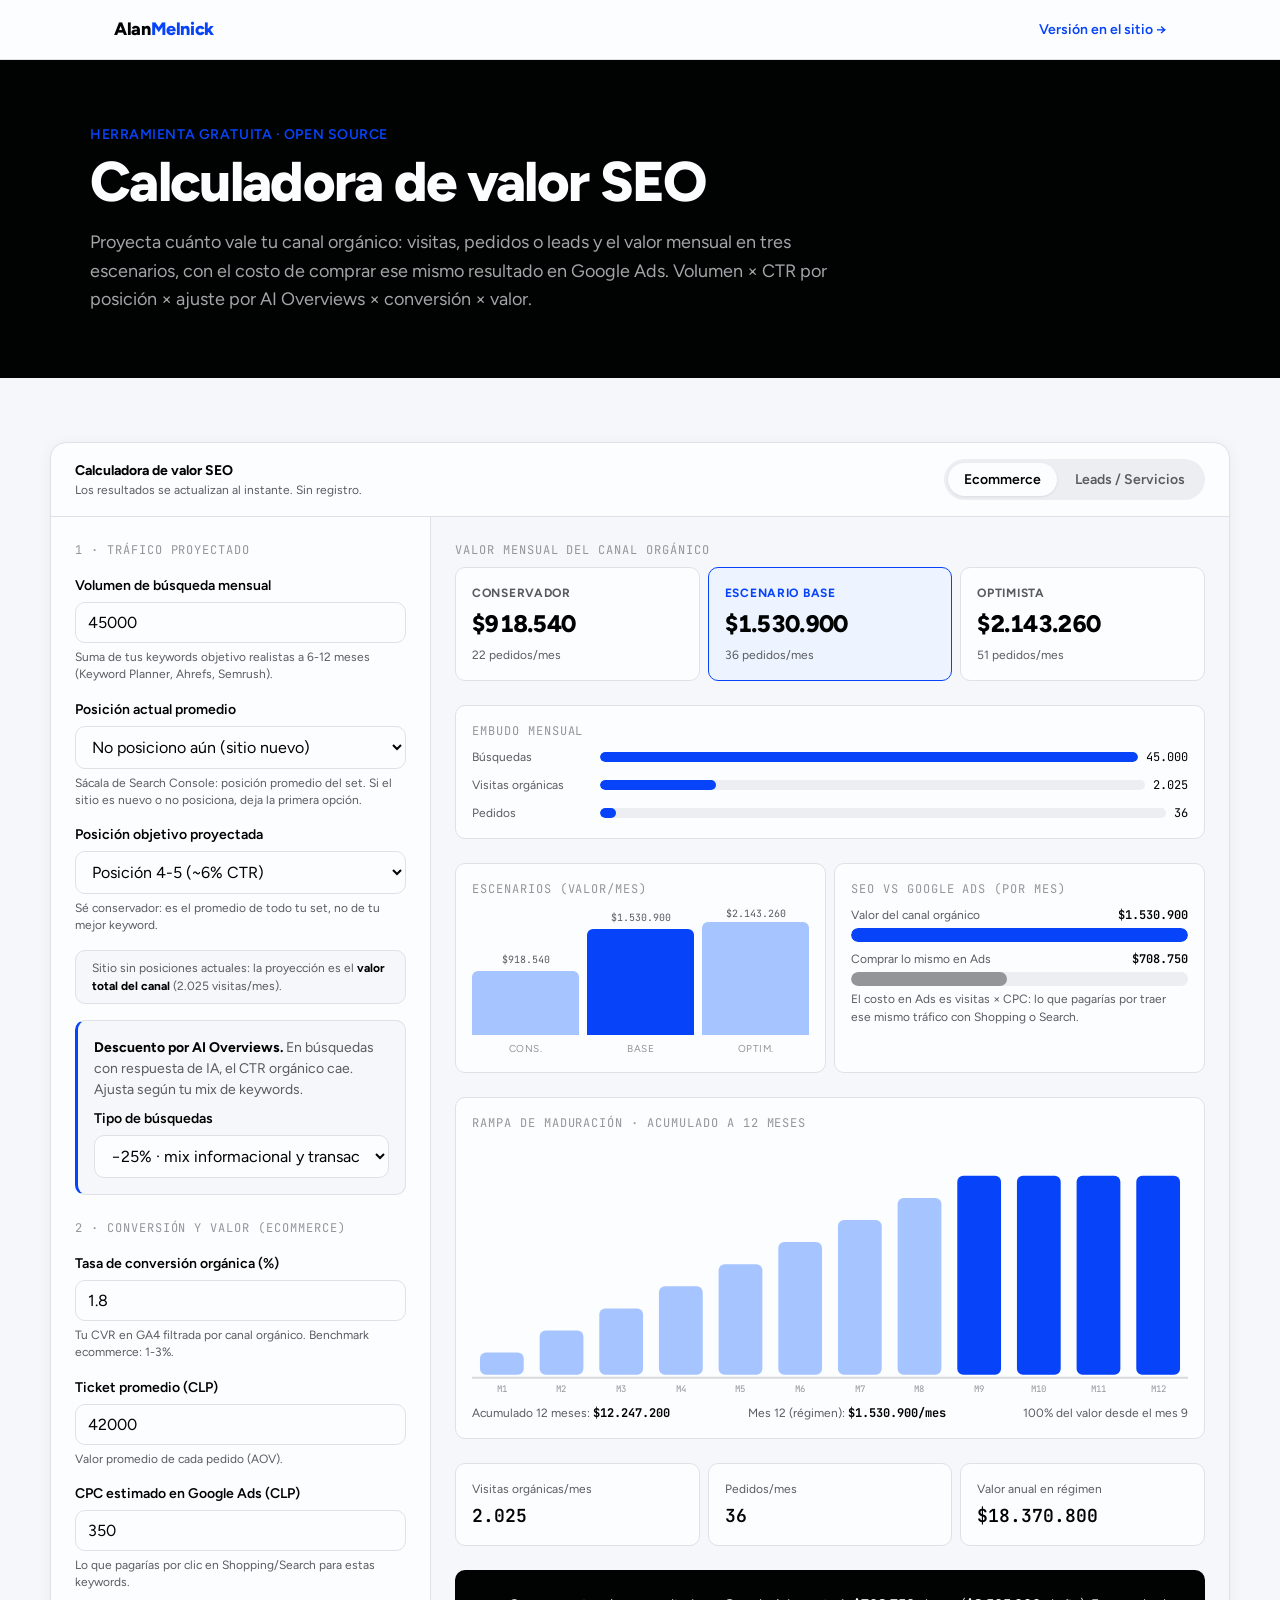
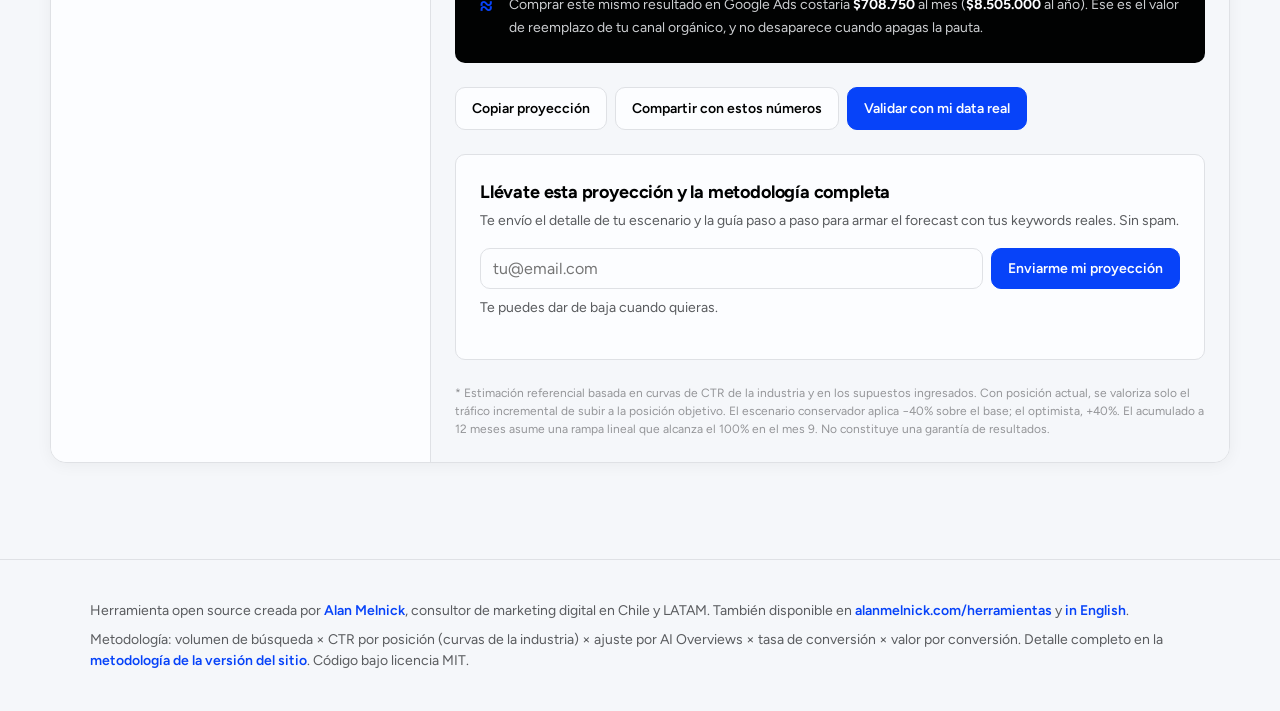
<file: index.html>
<!doctype html>
<html lang="es">
<head>
  <meta charset="utf-8" />
  <meta name="viewport" content="width=device-width, initial-scale=1" />
  <title>Calculadora de valor SEO gratis — proyecta ingresos y leads del canal orgánico</title>
  <meta name="description" content="Calculadora SEO open source: proyecta visitas, pedidos o leads y el valor del canal orgánico en tres escenarios, con el costo equivalente en Google Ads. Sin registro." />
  <link rel="canonical" href="https://www.alanmelnick.com/herramientas/calculadora-valor-seo" />
  <link rel="preconnect" href="https://fonts.googleapis.com" />
  <link rel="preconnect" href="https://fonts.gstatic.com" crossorigin />
  <link href="https://fonts.googleapis.com/css2?family=Figtree:wght@400;600;700;800&family=JetBrains+Mono:wght@400;600&display=swap" rel="stylesheet" />
  <link rel="stylesheet" href="styles.css" />
  <script type="application/ld+json">
  {
    "@context": "https://schema.org",
    "@type": "WebApplication",
    "name": "Calculadora de valor SEO",
    "url": "https://www.alanmelnick.com/herramientas/calculadora-valor-seo",
    "applicationCategory": "BusinessApplication",
    "operatingSystem": "Web",
    "offers": { "@type": "Offer", "price": "0", "priceCurrency": "CLP" },
    "author": { "@type": "Person", "name": "Alan Melnick", "url": "https://www.alanmelnick.com" }
  }
  </script>
</head>
<body>

  <header class="site-header">
    <div class="site-header__inner">
      <a class="site-header__logo" href="https://www.alanmelnick.com">Alan<span>Melnick</span></a>
      <a class="site-header__link" href="https://www.alanmelnick.com/herramientas/calculadora-valor-seo">Versión en el sitio →</a>
    </div>
  </header>

  <section class="hero">
    <div class="hero__inner">
      <p class="hero__eyebrow">Herramienta gratuita · Open source</p>
      <h1>Calculadora de valor SEO</h1>
      <p class="hero__lede">
        Proyecta cuánto vale tu canal orgánico: visitas, pedidos o leads y el valor mensual
        en tres escenarios, con el costo de comprar ese mismo resultado en Google Ads.
        Volumen × CTR por posición × ajuste por AI Overviews × conversión × valor.
      </p>
    </div>
  </section>

  <section class="calc" id="calculadora" aria-labelledby="calc-title">
    <div class="calc__inner">
      <div class="calc__card" data-calc>
        <div class="calc__head">
          <p class="calc__head-title" id="calc-title">
            Calculadora de valor SEO
            <span>Los resultados se actualizan al instante. Sin registro.</span>
          </p>
          <div class="calc__tabs" role="tablist" aria-label="Tipo de negocio">
            <button class="calc__tab calc__tab--active" type="button" role="tab" aria-selected="true" data-mode="ecom">Ecommerce</button>
            <button class="calc__tab" type="button" role="tab" aria-selected="false" data-mode="leads">Leads / Servicios</button>
          </div>
        </div>

        <div class="calc__grid">
          <form class="calc__form" id="calc-form" novalidate>
            <fieldset class="calc__fs">
              <legend class="calc__legend">1 · Tráfico proyectado</legend>

              <div class="calc__field">
                <label for="volumen">Volumen de búsqueda mensual</label>
                <input type="number" id="volumen" name="volumen" value="45000" min="0" step="1000" inputmode="numeric" />
                <small>Suma de tus keywords objetivo realistas a 6-12 meses (Keyword Planner, Ahrefs, Semrush).</small>
              </div>

              <div class="calc__field">
                <label for="pos-actual">Posición actual promedio</label>
                <select id="pos-actual" name="pos_actual">
                  <option value="0" selected>No posiciono aún (sitio nuevo)</option>
                  <option value="0.005">Página 2 o más (~0,5% CTR)</option>
                  <option value="0.025">Posición 6-10 (~2,5% CTR)</option>
                  <option value="0.06">Posición 4-5 (~6% CTR)</option>
                  <option value="0.10">Posición 3 (~10% CTR)</option>
                  <option value="0.15">Posición 2 (~15% CTR)</option>
                </select>
                <small>Sácala de Search Console: posición promedio del set. Si el sitio es nuevo o no posiciona, deja la primera opción.</small>
              </div>

              <div class="calc__field">
                <label for="posicion">Posición objetivo proyectada</label>
                <select id="posicion" name="posicion">
                  <option value="0.27">Posición 1 (~27% CTR)</option>
                  <option value="0.15">Posición 2 (~15% CTR)</option>
                  <option value="0.10">Posición 3 (~10% CTR)</option>
                  <option value="0.06" selected>Posición 4-5 (~6% CTR)</option>
                  <option value="0.025">Posición 6-10 (~2,5% CTR)</option>
                </select>
                <small>Sé conservador: es el promedio de todo tu set, no de tu mejor keyword.</small>
              </div>

              <p class="calc__delta" id="delta-note" aria-live="polite"></p>

              <div class="calc__aio">
                <p><b>Descuento por AI Overviews.</b> En búsquedas con respuesta de IA, el CTR orgánico cae. Ajusta según tu mix de keywords.</p>
                <div class="calc__field">
                  <label for="aio">Tipo de búsquedas</label>
                  <select id="aio" name="aio">
                    <option value="0.85">−15% · mayoría transaccional</option>
                    <option value="0.75" selected>−25% · mix informacional y transaccional</option>
                    <option value="0.60">−40% · mayoría informacional</option>
                    <option value="1">Sin descuento</option>
                  </select>
                </div>
              </div>
            </fieldset>

            <fieldset class="calc__fs" id="calc-ecom-fields">
              <legend class="calc__legend">2 · Conversión y valor (ecommerce)</legend>

              <div class="calc__field">
                <label for="cvr-ecom">Tasa de conversión orgánica (%)</label>
                <input type="number" id="cvr-ecom" name="cvr_ecom" value="1.8" min="0" max="100" step="0.1" inputmode="decimal" />
                <small>Tu CVR en GA4 filtrada por canal orgánico. Benchmark ecommerce: 1-3%.</small>
              </div>

              <div class="calc__field">
                <label for="ticket">Ticket promedio (CLP)</label>
                <input type="number" id="ticket" name="ticket" value="42000" min="0" step="1000" inputmode="numeric" />
                <small>Valor promedio de cada pedido (AOV).</small>
              </div>

              <div class="calc__field">
                <label for="cpc-ecom">CPC estimado en Google Ads (CLP)</label>
                <input type="number" id="cpc-ecom" name="cpc" value="350" min="0" step="10" inputmode="numeric" />
                <small>Lo que pagarías por clic en Shopping/Search para estas keywords.</small>
              </div>
            </fieldset>

            <fieldset class="calc__fs calc__hidden" id="calc-leads-fields">
              <legend class="calc__legend">2 · Conversión y valor (leads)</legend>

              <div class="calc__field">
                <label for="cvr-leads">Tasa de conversión a lead (%)</label>
                <input type="number" id="cvr-leads" name="cvr_leads" value="3.5" min="0" max="100" step="0.1" inputmode="decimal" />
                <small>Visitas que dejan formulario, escriben por WhatsApp o agendan. Benchmark: 2-5%.</small>
              </div>

              <div class="calc__field">
                <label for="valor-lead">Valor de un lead (CLP)</label>
                <input type="number" id="valor-lead" name="valor_lead" value="200000" min="0" step="10000" inputmode="numeric" />
                <small>Tasa de cierre × ticket del servicio. Ej: cierras 10% y el servicio vale $2M → $200.000.</small>
              </div>

              <div class="calc__field">
                <label for="cpl">CPL actual en Google Ads (CLP)</label>
                <input type="number" id="cpl" name="cpl" value="18000" min="0" step="1000" inputmode="numeric" />
                <small>Lo que hoy pagas por lead en pauta: el valor de reemplazo del orgánico.</small>
              </div>
            </fieldset>
          </form>

          <div class="calc__results" aria-live="polite">
            <div>
              <p class="calc__block-title" id="results-label">Valor mensual del canal orgánico</p>
              <div class="calc__scenarios">
                <div class="calc__scenario">
                  <span class="calc__scenario-label">Conservador</span>
                  <strong class="calc__scenario-value" id="r-cons">—</strong>
                  <span class="calc__scenario-sub" id="r-cons-sub"></span>
                </div>
                <div class="calc__scenario calc__scenario--base">
                  <span class="calc__scenario-label">Escenario base</span>
                  <strong class="calc__scenario-value" id="r-base">—</strong>
                  <span class="calc__scenario-sub" id="r-base-sub"></span>
                </div>
                <div class="calc__scenario">
                  <span class="calc__scenario-label">Optimista</span>
                  <strong class="calc__scenario-value" id="r-opt">—</strong>
                  <span class="calc__scenario-sub" id="r-opt-sub"></span>
                </div>
              </div>
            </div>

            <div class="calc__panel">
              <p class="calc__block-title">Embudo mensual</p>
              <div class="calc__funnel">
                <div class="calc__frow"><span class="calc__flabel">Búsquedas</span><div class="calc__fbar"><i id="f-busq"></i></div><span class="calc__fval" id="f-busq-val">—</span></div>
                <div class="calc__frow calc__hidden" id="f-act-row"><span class="calc__flabel">Visitas actuales</span><div class="calc__fbar calc__fbar--muted"><i id="f-act"></i></div><span class="calc__fval" id="f-act-val">—</span></div>
                <div class="calc__frow"><span class="calc__flabel" id="f-vis-label">Visitas orgánicas</span><div class="calc__fbar"><i id="f-vis"></i></div><span class="calc__fval" id="f-vis-val">—</span></div>
                <div class="calc__frow"><span class="calc__flabel" id="f-conv-label">Pedidos</span><div class="calc__fbar"><i id="f-conv"></i></div><span class="calc__fval" id="f-conv-val">—</span></div>
              </div>
            </div>

            <div class="calc__two">
              <div class="calc__panel">
                <p class="calc__block-title">Escenarios (valor/mes)</p>
                <div class="calc__bars" role="img" aria-label="Comparación de los tres escenarios">
                  <div class="calc__bar"><span class="calc__bar-val" id="b-cons">—</span><div class="calc__bar-fill" style="--h:43%"></div><span class="calc__bar-label">Cons.</span></div>
                  <div class="calc__bar calc__bar--base"><span class="calc__bar-val" id="b-base">—</span><div class="calc__bar-fill" style="--h:71%"></div><span class="calc__bar-label">Base</span></div>
                  <div class="calc__bar"><span class="calc__bar-val" id="b-opt">—</span><div class="calc__bar-fill" style="--h:100%"></div><span class="calc__bar-label">Optim.</span></div>
                </div>
              </div>
              <div class="calc__panel">
                <p class="calc__block-title">SEO vs Google Ads (por mes)</p>
                <div class="calc__vs">
                  <div class="calc__vs-row"><div class="calc__vs-top"><span>Valor del canal orgánico</span><b id="vs-seo">—</b></div><div class="calc__vs-bar calc__vs-bar--seo"><i id="vs-seo-bar"></i></div></div>
                  <div class="calc__vs-row"><div class="calc__vs-top"><span>Comprar lo mismo en Ads</span><b id="vs-ads">—</b></div><div class="calc__vs-bar calc__vs-bar--ads"><i id="vs-ads-bar"></i></div></div>
                </div>
                <p class="calc__vs-note" id="vs-note"></p>
              </div>
            </div>

            <div class="calc__panel">
              <p class="calc__block-title">Rampa de maduración · acumulado a 12 meses</p>
              <svg class="calc__ramp-svg" viewBox="0 0 360 120" role="img" aria-label="Valor mensual proyectado mes a mes durante 12 meses">
                <g id="ramp-bars"></g>
                <line x1="0" y1="119.5" x2="360" y2="119.5" stroke="currentColor" stroke-opacity="0.35" />
              </svg>
              <div class="calc__ramp-axis" aria-hidden="true">
                <span>M1</span><span>M2</span><span>M3</span><span>M4</span><span>M5</span><span>M6</span><span>M7</span><span>M8</span><span>M9</span><span>M10</span><span>M11</span><span>M12</span>
              </div>
              <div class="calc__ramp-foot">
                <span>Acumulado 12 meses: <b id="ramp-acum">—</b></span>
                <span>Mes 12 (régimen): <b id="ramp-m12">—</b></span>
                <span>100% del valor desde el mes 9</span>
              </div>
            </div>

            <div class="calc__kpis">
              <div class="calc__kpi"><div class="calc__kpi-label" id="k-vis-label">Visitas orgánicas/mes</div><div class="calc__kpi-value" id="k-visitas">—</div></div>
              <div class="calc__kpi"><div class="calc__kpi-label" id="k-conv-label">Pedidos/mes</div><div class="calc__kpi-value" id="k-conv">—</div></div>
              <div class="calc__kpi"><div class="calc__kpi-label">Valor anual en régimen</div><div class="calc__kpi-value" id="k-anual">—</div></div>
            </div>

            <div class="calc__equiv">
              <span class="calc__equiv-mark" aria-hidden="true">≈</span>
              <p id="equiv-text">—</p>
            </div>

            <div class="calc__actions">
              <button class="calc__btn" id="btn-copy" type="button">Copiar proyección</button>
              <button class="calc__btn" id="btn-link" type="button">Compartir con estos números</button>
              <a class="calc__btn calc__btn--primary" href="https://www.alanmelnick.com/diagnostico">Validar con mi data real</a>
            </div>

            <div class="calc__gate" id="gate">
              <h3>Llévate esta proyección y la metodología completa</h3>
              <p>Te envío el detalle de tu escenario y la guía paso a paso para armar el forecast con tus keywords reales. Sin spam.</p>
              <form class="calc__gate-form" id="gate-form">
                <label class="sr-only" for="gate-email">Tu email</label>
                <input type="email" id="gate-email" name="email" placeholder="tu@email.com" required />
                <button class="calc__btn calc__btn--primary" type="submit">Enviarme mi proyección</button>
              </form>
              <p class="calc__fine">Te puedes dar de baja cuando quieras.</p>
            </div>

            <p class="calc__disclaimer">* Estimación referencial basada en curvas de CTR de la industria y en los supuestos ingresados. Con posición actual, se valoriza solo el tráfico incremental de subir a la posición objetivo. El escenario conservador aplica −40% sobre el base; el optimista, +40%. El acumulado a 12 meses asume una rampa lineal que alcanza el 100% en el mes 9. No constituye una garantía de resultados.</p>
          </div>
        </div>
      </div>
    </div>
  </section>

  <footer class="site-footer">
    <div class="site-footer__inner">
      <p>
        Herramienta open source creada por <a href="https://www.alanmelnick.com">Alan Melnick</a>,
        consultor de marketing digital en Chile y LATAM. También disponible en
        <a href="https://www.alanmelnick.com/herramientas/calculadora-valor-seo">alanmelnick.com/herramientas</a>
        y <a href="https://www.alanmelnick.com/seo-tool-en" hreflang="en" lang="en">in English</a>.
      </p>
      <p>
        Metodología: volumen de búsqueda × CTR por posición (curvas de la industria) × ajuste por
        AI Overviews × tasa de conversión × valor por conversión. Detalle completo en la
        <a href="https://www.alanmelnick.com/herramientas/calculadora-valor-seo#metodologia">metodología de la versión del sitio</a>.
        Código bajo licencia MIT.
      </p>
    </div>
  </footer>

  <script src="app.js"></script>
</body>
</html>
</file>
<file: styles.css>
/* Calculadora de valor SEO — estilos standalone.
   Tokens del design system de alanmelnick.com + bloque .calc-* de la herramienta. */

:root {
  --color-ink:          oklch(8% 0.005 265);
  --color-ink-muted:    oklch(47% 0.006 265);
  --color-ink-faint:    oklch(67% 0.005 265);
  --color-bg:           oklch(99.5% 0.003 265);
  --color-bg-subtle:    oklch(97.5% 0.004 265);
  --color-bg-muted:     oklch(95% 0.005 265);
  --color-accent:       oklch(50% 0.27 264);
  --color-accent-hover: oklch(43% 0.27 264);
  --color-border:       oklch(91% 0.005 265);
  --font-sans: "Figtree", system-ui, -apple-system, sans-serif;
  --font-mono: "JetBrains Mono", ui-monospace, monospace;
  --space-xs: 4px; --space-sm: 8px; --space-md: 16px; --space-lg: 24px;
  --space-xl: 40px; --space-2xl: 64px; --space-3xl: 96px;
  --container-max: 1100px;
  --radius: 10px; --radius-lg: 16px;
  --text-xs: 0.75rem; --text-sm: 0.875rem; --text-base: 1rem; --text-lg: 1.125rem;
  --text-xl: 1.5rem; --text-2xl: 2rem;
  --text-4xl: clamp(2.25rem, 5vw, 3.5rem);
}

*, *::before, *::after { box-sizing: border-box; margin: 0; padding: 0; }
html { scroll-behavior: smooth; }
body { font-family: var(--font-sans); color: var(--color-ink); background: var(--color-bg); line-height: 1.5; -webkit-font-smoothing: antialiased; }
img { max-width: 100%; display: block; }
.sr-only { position: absolute; width: 1px; height: 1px; padding: 0; margin: -1px; overflow: hidden; clip: rect(0 0 0 0); white-space: nowrap; border: 0; }

/* --- Chrome de la página standalone --------------------------------- */
.site-header { border-bottom: 1px solid var(--color-border); background: var(--color-bg); }
.site-header__inner { max-width: var(--container-max); margin: 0 auto; padding: var(--space-md) var(--space-lg); display: flex; align-items: center; justify-content: space-between; gap: var(--space-md); }
.site-header__logo { font-weight: 800; letter-spacing: -0.02em; color: var(--color-ink); text-decoration: none; font-size: var(--text-lg); }
.site-header__logo span { color: var(--color-accent); }
.site-header__link { font-size: var(--text-sm); font-weight: 600; color: var(--color-accent); text-decoration: none; }
.site-header__link:hover { text-decoration: underline; }

.hero { background: var(--color-ink); padding: var(--space-2xl) var(--space-lg); }
.hero__inner { max-width: var(--container-max); margin: 0 auto; }
.hero__eyebrow { font-size: var(--text-sm); font-weight: 600; letter-spacing: 0.04em; text-transform: uppercase; color: var(--color-accent); margin-bottom: var(--space-sm); }
.hero h1 { font-size: var(--text-4xl); font-weight: 800; letter-spacing: -0.03em; line-height: 1.05; color: var(--color-bg); margin-bottom: var(--space-md); }
.hero__lede { font-size: var(--text-lg); line-height: 1.6; color: oklch(72% 0.005 265); max-width: 62ch; }

.site-footer { border-top: 1px solid var(--color-border); background: var(--color-bg-subtle); padding: var(--space-xl) var(--space-lg); }
.site-footer__inner { max-width: var(--container-max); margin: 0 auto; display: grid; gap: var(--space-sm); font-size: var(--text-sm); color: var(--color-ink-muted); }
.site-footer a { color: var(--color-accent); font-weight: 600; text-decoration: none; }
.site-footer a:hover { text-decoration: underline; }

/* --- Calculadora (port de tools.css, prefijo .calc) ------------------ */
.calc { padding: var(--space-2xl) var(--space-lg) var(--space-3xl); background-color: var(--color-bg-subtle); }
.calc__inner { max-width: 1180px; margin: 0 auto; }
.calc__card { background: var(--color-bg); border: 1px solid var(--color-border); border-radius: var(--radius-lg); box-shadow: 0 2px 16px rgb(0 0 0 / 0.05); overflow: hidden; }
.calc__head { display: flex; align-items: center; justify-content: space-between; gap: var(--space-md); padding: var(--space-md) var(--space-lg); border-bottom: 1px solid var(--color-border); flex-wrap: wrap; }
.calc__head-title { font-size: var(--text-sm); font-weight: 700; color: var(--color-ink); }
.calc__head-title span { display: block; font-weight: 400; color: var(--color-ink-muted); font-size: var(--text-xs); }
.calc__tabs { display: inline-flex; background: var(--color-bg-muted); border-radius: 999px; padding: 4px; gap: 2px; }
.calc__tab { border: none; background: transparent; font-family: inherit; font-size: var(--text-sm); font-weight: 600; color: var(--color-ink-muted); padding: 8px 16px; border-radius: 999px; cursor: pointer; transition: background-color 0.15s, color 0.15s, box-shadow 0.15s; }
.calc__tab:hover { color: var(--color-ink); }
.calc__tab--active { background: var(--color-bg); color: var(--color-ink); box-shadow: 0 1px 3px rgb(0 0 0 / 0.08); }
.calc__grid { display: grid; grid-template-columns: minmax(280px, 380px) minmax(0, 1fr); }

.calc__form { padding: var(--space-lg); border-right: 1px solid var(--color-border); background: var(--color-bg); }
.calc__fs { border: none; padding: 0; margin: 0 0 var(--space-lg); min-width: 0; }
.calc__fs:last-child { margin-bottom: 0; }
.calc__legend { font-family: var(--font-mono); font-size: var(--text-xs); letter-spacing: 0.08em; text-transform: uppercase; color: var(--color-ink-faint); margin-bottom: var(--space-md); padding: 0; }
.calc__field { display: flex; flex-direction: column; gap: 6px; margin-bottom: var(--space-md); }
.calc__field label { font-size: var(--text-sm); font-weight: 600; color: var(--color-ink); }
.calc__field input, .calc__field select { width: 100%; font-family: inherit; font-size: var(--text-base); color: var(--color-ink); background: var(--color-bg); border: 1.5px solid var(--color-border); border-radius: var(--radius); padding: 10px 12px; transition: border-color 0.12s, box-shadow 0.12s; }
.calc__field input:focus, .calc__field select:focus { outline: none; border-color: var(--color-accent); box-shadow: 0 0 0 3px color-mix(in oklch, var(--color-accent) 15%, transparent); }
.calc__field small { font-size: var(--text-xs); color: var(--color-ink-muted); line-height: 1.4; }
.calc__aio { background: var(--color-bg-subtle); border: 1px solid var(--color-border); border-left: 3px solid var(--color-accent); border-radius: var(--radius); padding: var(--space-md); }
.calc__aio p { font-size: var(--text-sm); color: var(--color-ink-muted); line-height: 1.5; margin-bottom: var(--space-sm); }
.calc__aio p b { color: var(--color-ink); }
.calc__aio .calc__field { margin-bottom: 0; }
.calc__delta { font-size: var(--text-xs); line-height: 1.5; color: var(--color-ink-muted); background: var(--color-bg-subtle); border: 1px solid var(--color-border); border-radius: var(--radius); padding: var(--space-sm) var(--space-md); margin: 0 0 var(--space-md); }
.calc__delta b { color: var(--color-ink); }
.calc__delta--warn { border-color: oklch(75% 0.13 70); background: oklch(97% 0.03 85); color: oklch(42% 0.11 55); }
.calc__fbar--muted i { background: var(--color-ink-faint); }
.calc__hidden { display: none !important; }

.calc__results { padding: var(--space-lg); display: grid; gap: var(--space-lg); background: var(--color-bg-subtle); align-content: start; }
.calc__block-title { font-family: var(--font-mono); font-size: var(--text-xs); letter-spacing: 0.08em; text-transform: uppercase; color: var(--color-ink-faint); margin-bottom: var(--space-sm); }
.calc__panel { background: var(--color-bg); border: 1px solid var(--color-border); border-radius: var(--radius); padding: var(--space-md); }
.calc__two { display: grid; grid-template-columns: repeat(2, minmax(0, 1fr)); gap: var(--space-sm); }

.calc__scenarios { display: grid; grid-template-columns: repeat(3, minmax(0, 1fr)); gap: var(--space-sm); }
.calc__scenario { background: var(--color-bg); border: 1px solid var(--color-border); border-radius: var(--radius); padding: var(--space-md); display: grid; gap: 4px; }
.calc__scenario--base { border-color: var(--color-accent); background: color-mix(in oklch, var(--color-accent) 6%, var(--color-bg)); }
.calc__scenario-label { font-size: var(--text-xs); font-weight: 700; letter-spacing: 0.06em; text-transform: uppercase; color: var(--color-ink-muted); }
.calc__scenario--base .calc__scenario-label { color: var(--color-accent); }
.calc__scenario-value { font-size: clamp(1.125rem, 2.2vw, 1.5rem); font-weight: 800; letter-spacing: -0.03em; color: var(--color-ink); font-variant-numeric: tabular-nums; }
.calc__scenario-sub { font-size: var(--text-xs); color: var(--color-ink-muted); }

.calc__funnel { display: grid; gap: 10px; }
.calc__frow { display: grid; grid-template-columns: 120px minmax(0, 1fr) auto; align-items: center; gap: var(--space-sm); }
.calc__flabel { font-size: var(--text-xs); color: var(--color-ink-muted); }
.calc__fbar { height: 10px; background: var(--color-bg-muted); border-radius: 999px; overflow: hidden; }
.calc__fbar i { display: block; height: 100%; width: 0; background: var(--color-accent); border-radius: inherit; transition: width 0.45s cubic-bezier(0.16, 1, 0.3, 1); }
.calc__fval { font-family: var(--font-mono); font-size: var(--text-xs); color: var(--color-ink); font-variant-numeric: tabular-nums; }

.calc__bars { display: grid; grid-template-columns: repeat(3, 1fr); gap: var(--space-sm); align-items: end; height: 150px; }
.calc__bar { display: flex; flex-direction: column; justify-content: flex-end; height: 100%; text-align: center; min-width: 0; }
.calc__bar-val { font-family: var(--font-mono); font-size: 10px; color: var(--color-ink-muted); margin-bottom: 4px; white-space: nowrap; overflow: hidden; text-overflow: ellipsis; }
.calc__bar-fill { width: 100%; height: var(--h, 10%); background: color-mix(in oklch, var(--color-accent) 35%, var(--color-bg)); border-radius: 6px 6px 0 0; transition: height 0.45s cubic-bezier(0.16, 1, 0.3, 1); }
.calc__bar--base .calc__bar-fill { background: var(--color-accent); }
.calc__bar-label { font-size: 10px; color: var(--color-ink-faint); margin-top: 6px; text-transform: uppercase; letter-spacing: 0.05em; }

.calc__vs { display: grid; gap: var(--space-sm); }
.calc__vs-row { display: grid; gap: 4px; }
.calc__vs-top { display: flex; justify-content: space-between; gap: var(--space-sm); font-size: var(--text-xs); color: var(--color-ink-muted); }
.calc__vs-top b { font-family: var(--font-mono); color: var(--color-ink); font-weight: 600; white-space: nowrap; }
.calc__vs-bar { height: 14px; background: var(--color-bg-muted); border-radius: 999px; overflow: hidden; }
.calc__vs-bar i { display: block; height: 100%; width: 0; border-radius: inherit; transition: width 0.45s cubic-bezier(0.16, 1, 0.3, 1); }
.calc__vs-bar--seo i { background: var(--color-accent); }
.calc__vs-bar--ads i { background: var(--color-ink-faint); }
.calc__vs-note { font-size: var(--text-xs); color: var(--color-ink-muted); line-height: 1.5; margin-top: var(--space-xs); }

.calc__ramp-svg { display: block; width: 100%; height: auto; color: var(--color-ink-faint); }
.calc__ramp-svg rect { fill: color-mix(in oklch, var(--color-accent) 35%, var(--color-bg)); }
.calc__ramp-svg rect.is-full { fill: var(--color-accent); }
.calc__ramp-axis { display: grid; grid-template-columns: repeat(12, 1fr); font-family: var(--font-mono); font-size: 9px; color: var(--color-ink-faint); text-align: center; margin-top: 4px; }
.calc__ramp-foot { display: flex; justify-content: space-between; gap: var(--space-md); flex-wrap: wrap; margin-top: var(--space-sm); font-size: var(--text-xs); color: var(--color-ink-muted); }
.calc__ramp-foot b { font-family: var(--font-mono); color: var(--color-ink); }

.calc__kpis { display: grid; grid-template-columns: repeat(3, minmax(0, 1fr)); gap: var(--space-sm); }
.calc__kpi { background: var(--color-bg); border: 1px solid var(--color-border); border-radius: var(--radius); padding: var(--space-md); min-width: 0; }
.calc__kpi-label { font-size: var(--text-xs); color: var(--color-ink-muted); margin-bottom: 4px; }
.calc__kpi-value { font-family: var(--font-mono); font-size: var(--text-lg); font-weight: 600; color: var(--color-ink); font-variant-numeric: tabular-nums; overflow-wrap: anywhere; }

.calc__equiv { background: var(--color-ink); color: oklch(85% 0.005 265); border-radius: var(--radius); padding: var(--space-lg); display: grid; grid-template-columns: auto minmax(0, 1fr); gap: var(--space-md); align-items: start; }
.calc__equiv-mark { font-family: var(--font-mono); font-size: var(--text-xl); color: var(--color-accent); line-height: 1; }
.calc__equiv p { font-size: var(--text-sm); line-height: 1.6; }
.calc__equiv b { color: var(--color-bg); font-weight: 700; }

.calc__actions { display: flex; gap: var(--space-sm); flex-wrap: wrap; }
.calc__btn { display: inline-flex; align-items: center; justify-content: center; gap: 6px; font-family: inherit; font-size: var(--text-sm); font-weight: 600; color: var(--color-ink); background: var(--color-bg); border: 1px solid var(--color-border); border-radius: var(--radius); padding: 10px 16px; cursor: pointer; text-decoration: none; transition: background-color 0.15s, border-color 0.15s, color 0.15s, transform 0.1s; }
.calc__btn:hover { border-color: var(--color-accent); color: var(--color-accent); }
.calc__btn:active { transform: translateY(1px); }
.calc__btn--primary { background: var(--color-accent); border-color: var(--color-accent); color: var(--color-bg); }
.calc__btn--primary:hover { background: var(--color-accent-hover); border-color: var(--color-accent-hover); color: var(--color-bg); }

.calc__gate { background: var(--color-bg); border: 1px solid var(--color-border); border-radius: var(--radius); padding: var(--space-lg); }
.calc__gate h3 { font-size: var(--text-lg); font-weight: 700; letter-spacing: -0.01em; color: var(--color-ink); margin-bottom: 4px; }
.calc__gate p { font-size: var(--text-sm); color: var(--color-ink-muted); line-height: 1.55; margin-bottom: var(--space-md); }
.calc__gate-form { display: flex; gap: var(--space-sm); flex-wrap: wrap; }
.calc__gate-form input[type="email"] { flex: 1 1 220px; font-family: inherit; font-size: var(--text-base); border: 1.5px solid var(--color-border); border-radius: var(--radius); padding: 10px 12px; color: var(--color-ink); background: var(--color-bg); }
.calc__gate-form input[type="email"]:focus { outline: none; border-color: var(--color-accent); box-shadow: 0 0 0 3px color-mix(in oklch, var(--color-accent) 15%, transparent); }
.calc__gate-msg { font-size: var(--text-sm); font-weight: 600; color: var(--color-accent); }
.calc__gate-msg--error { color: oklch(50% 0.2 25); }
.calc__fine { font-size: var(--text-xs); color: var(--color-ink-faint); margin-top: var(--space-sm); }
.calc__disclaimer { font-size: var(--text-xs); color: var(--color-ink-faint); line-height: 1.5; }

/* --- Responsive ------------------------------------------------------ */
@media (max-width: 900px) {
  .calc__grid { grid-template-columns: 1fr; }
  .calc__form { border-right: none; border-bottom: 1px solid var(--color-border); }
}
@media (max-width: 640px) {
  .hero { padding: var(--space-xl) var(--space-md); }
  .calc { padding: var(--space-lg) var(--space-md) var(--space-2xl); }
  .calc__head, .calc__form, .calc__results { padding: var(--space-md); }
  .calc__scenarios, .calc__two, .calc__kpis { grid-template-columns: 1fr; }
  .calc__frow { grid-template-columns: 92px minmax(0, 1fr) auto; }
}
</file>
